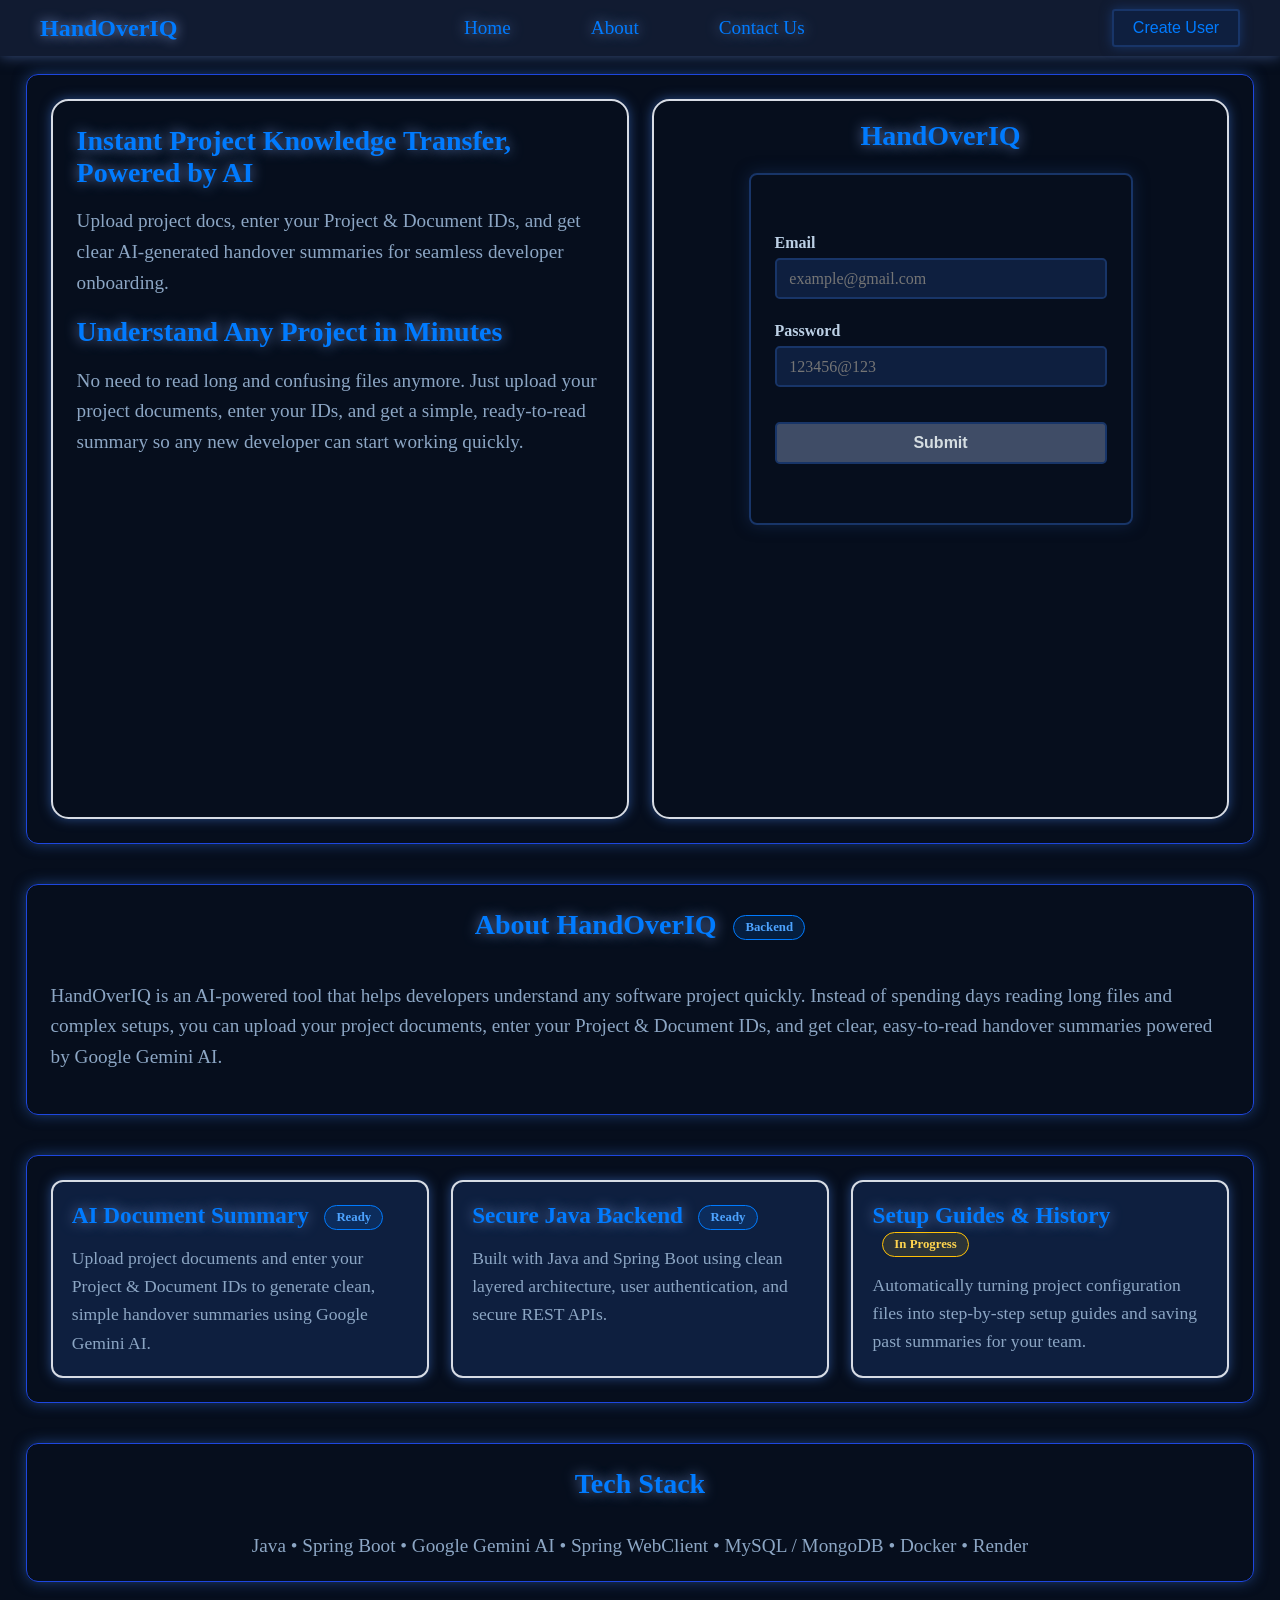
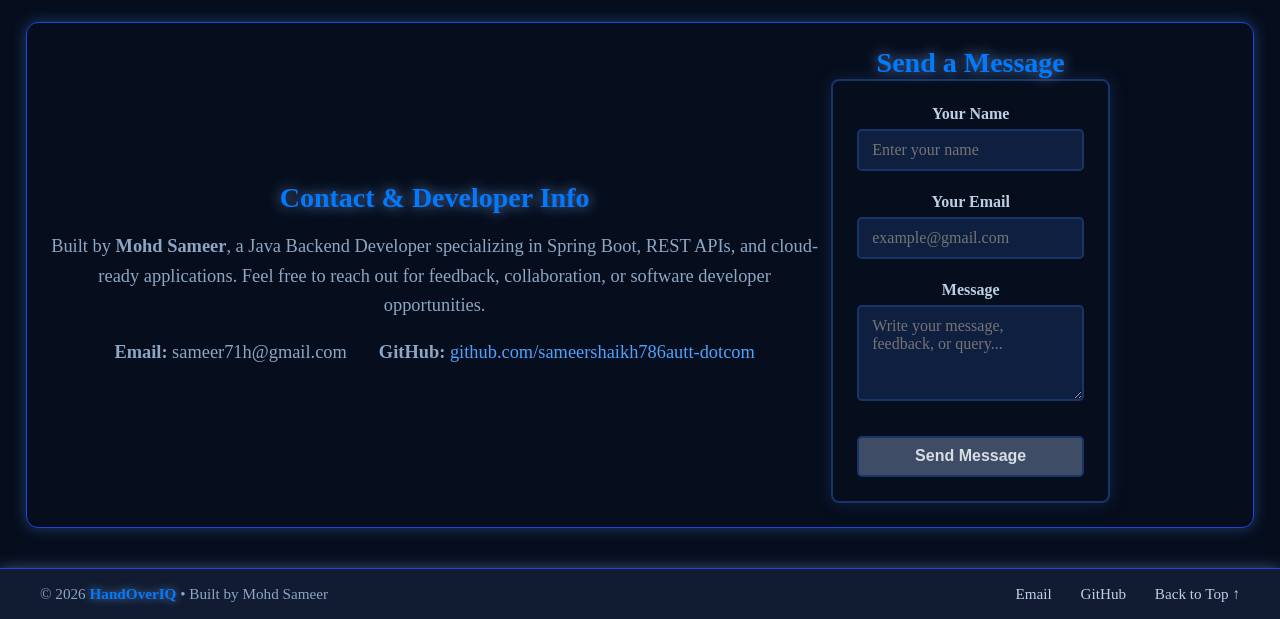
<file: index.html>
<!doctype html>
<html lang="en">
  <head>
    <meta charset="UTF-8" />
    <meta name="viewport" content="width=device-width, initial-scale=1.0" />
    <title>HandOverIQ</title>
    <link rel="stylesheet" href="css/style.css" />
  </head>
  <body>
    <header id="main-header">
      <h2 id="handOver">HandOverIQ</h2>
      <nav id="nav-bar">
        <ul id="nav-content">
          <li><a href="#home">Home</a></li>
          <li><a href="#about">About</a></li>
          <li><a href="#contact">Contact Us</a></li>
        </ul>
      </nav>
      <button type="button" id="toggleBtn">Create User</button>
    </header>

    <main id="container">
      <!-- HOME SECTION -->
      <section id="home" class="card">
        <div id="hero-text">
          <h1 id="main-heading" class="heading">
            Instant Project Knowledge Transfer, Powered by AI
          </h1>
          <p id="main-para" class="para">
            Upload project docs, enter your Project & Document IDs, and get
            clear AI-generated handover summaries for seamless developer
            onboarding.
          </p>
          <h2 id="sub-heading" class="heading">
            Understand Any Project in Minutes
          </h2>
          <p id="sub-para" class="para">
            No need to read long and confusing files anymore. Just upload your
            project documents, enter your IDs, and get a simple, ready-to-read
            summary so any new developer can start working quickly.
          </p>
        </div>

        <div id="hero-form">
          <!-- Login Form -->
          <h2 id="form-heading">HandOverIQ</h2>
          <form class="login-form" id="loginForm">
            <div class="email">
              <label for="emailInput">Email</label>
              <input
                type="email"
                name="email"
                id="emailInput"
                placeholder="example@gmail.com"
                required
              />
            </div>

            <div class="password">
              <label for="inputpassword">Password</label>
              <input
                type="password"
                name="password"
                id="inputpassword"
                placeholder="123456@123"
                required
              />
            </div>

            <button type="submit" class="submit-btn" id="logIn-btn">
              Submit
            </button>
          </form>

          <!-- Register Form -->
          <form class="register-form hidden" id="registerForm">
            <div class="name">
              <label for="nameInput">Name</label>
              <input
                type="text"
                name="name"
                id="nameInput"
                placeholder="Enter name"
                required
              />
            </div>

            <div class="email">
              <label for="regEmailInput">Email</label>
              <input
                type="email"
                name="email"
                id="regEmailInput"
                placeholder="example@gmail.com"
                required
              />
            </div>

            <div class="password">
              <label for="regPasswordInput">Password</label>
              <input
                type="password"
                name="password"
                id="regPasswordInput"
                placeholder="123456@123"
                required
              />
            </div>

            <button type="submit" class="submit-btn" id="create-btn">
              Create User
            </button>
          </form>
        </div>
      </section>

      <!-- ABOUT SECTION -->
      <section id="about" class="card">
        <h2 class="heading" id="heading-about">
          About HandOverIQ <span class="status-badge">Backend </span>
        </h2>
        <p id="para-about" class="para">
          HandOverIQ is an AI-powered tool that helps developers understand any
          software project quickly. Instead of spending days reading long files
          and complex setups, you can upload your project documents, enter your
          Project & Document IDs, and get clear, easy-to-read handover summaries
          powered by Google Gemini AI.
        </p>
      </section>

      <!-- ABOUT FEATURE CARDS -->
      <section id="about-card" class="card">
        <div class="sec-card">
          <h2>AI Document Summary <span class="status-badge">Ready</span></h2>
          <p>
            Upload project documents and enter your Project & Document IDs to
            generate clean, simple handover summaries using Google Gemini AI.
          </p>
        </div>
        <div class="sec-card">
          <h2>Secure Java Backend <span class="status-badge">Ready</span></h2>
          <p>
            Built with Java and Spring Boot using clean layered architecture,
            user authentication, and secure REST APIs.
          </p>
        </div>
        <div class="sec-card">
          <h2>
            Setup Guides & History
            <span class="status-badge progress">In Progress</span>
          </h2>
          <p>
            Automatically turning project configuration files into step-by-step
            setup guides and saving past summaries for your team.
          </p>
        </div>
      </section>

      <!-- TECH STACK -->
      <section id="about-tech" class="card">
        <h2>Tech Stack</h2>
        <p>
          Java • Spring Boot • Google Gemini AI • Spring WebClient • MySQL /
          MongoDB • Docker • Render
        </p>
      </section>

      <!-- CONTACT SECTION -->
      <section id="contact" class="card">
        <div id="contact-info">
          <h2 class="heading">Contact & Developer Info</h2>
          <p class="para">
            Built by <strong>Mohd Sameer</strong>, a Java Backend Developer
            specializing in Spring Boot, REST APIs, and cloud-ready
            applications. Feel free to reach out for feedback, collaboration, or
            software developer opportunities.
          </p>
          <div class="contact-details">
            <p><strong>Email:</strong> sameer71h@gmail.com</p>
            <p>
              <strong>GitHub:</strong>
              <a
                href="https://github.com/sameershaikh786autt-dotcom"
                target="_blank"
                >github.com/sameershaikh786autt-dotcom</a
              >
            </p>
          </div>
        </div>

        <div id="contact-form-box">
          <h2 class="heading">Send a Message</h2>
          <form class="contact-form" id="contactForm">
            <div class="name">
              <label for="contactName">Your Name</label>
              <input
                type="text"
                name="contactName"
                id="contactName"
                placeholder="Enter your name"
                required
              />
            </div>

            <div class="email">
              <label for="contactEmail">Your Email</label>
              <input
                type="email"
                name="contactEmail"
                id="contactEmail"
                placeholder="example@gmail.com"
                required
              />
            </div>

            <div class="message">
              <label for="contactMessage">Message</label>
              <textarea
                name="contactMessage"
                id="contactMessage"
                rows="4"
                placeholder="Write your message, feedback, or query..."
                required
              ></textarea>
            </div>

            <button type="submit" class="submit-btn" id="contact-btn">
              Send Message
            </button>
          </form>
        </div>
      </section>
    </main>

    <footer id="main-footer">
      <p class="footer-text">
        © 2026 <span>HandOverIQ</span> • Built by Mohd Sameer
      </p>
      <div class="footer-links">
        <a href="mailto:sameer71h@gmail.com">Email</a>
        <a href="https://github.com/sameershaikh786autt-dotcom" target="_blank"
          >GitHub</a
        >
        <a href="#home">Back to Top ↑</a>
      </div>
    </footer>

    <script src="javaScript/app.js"></script>
  </body>
</html>
</file>
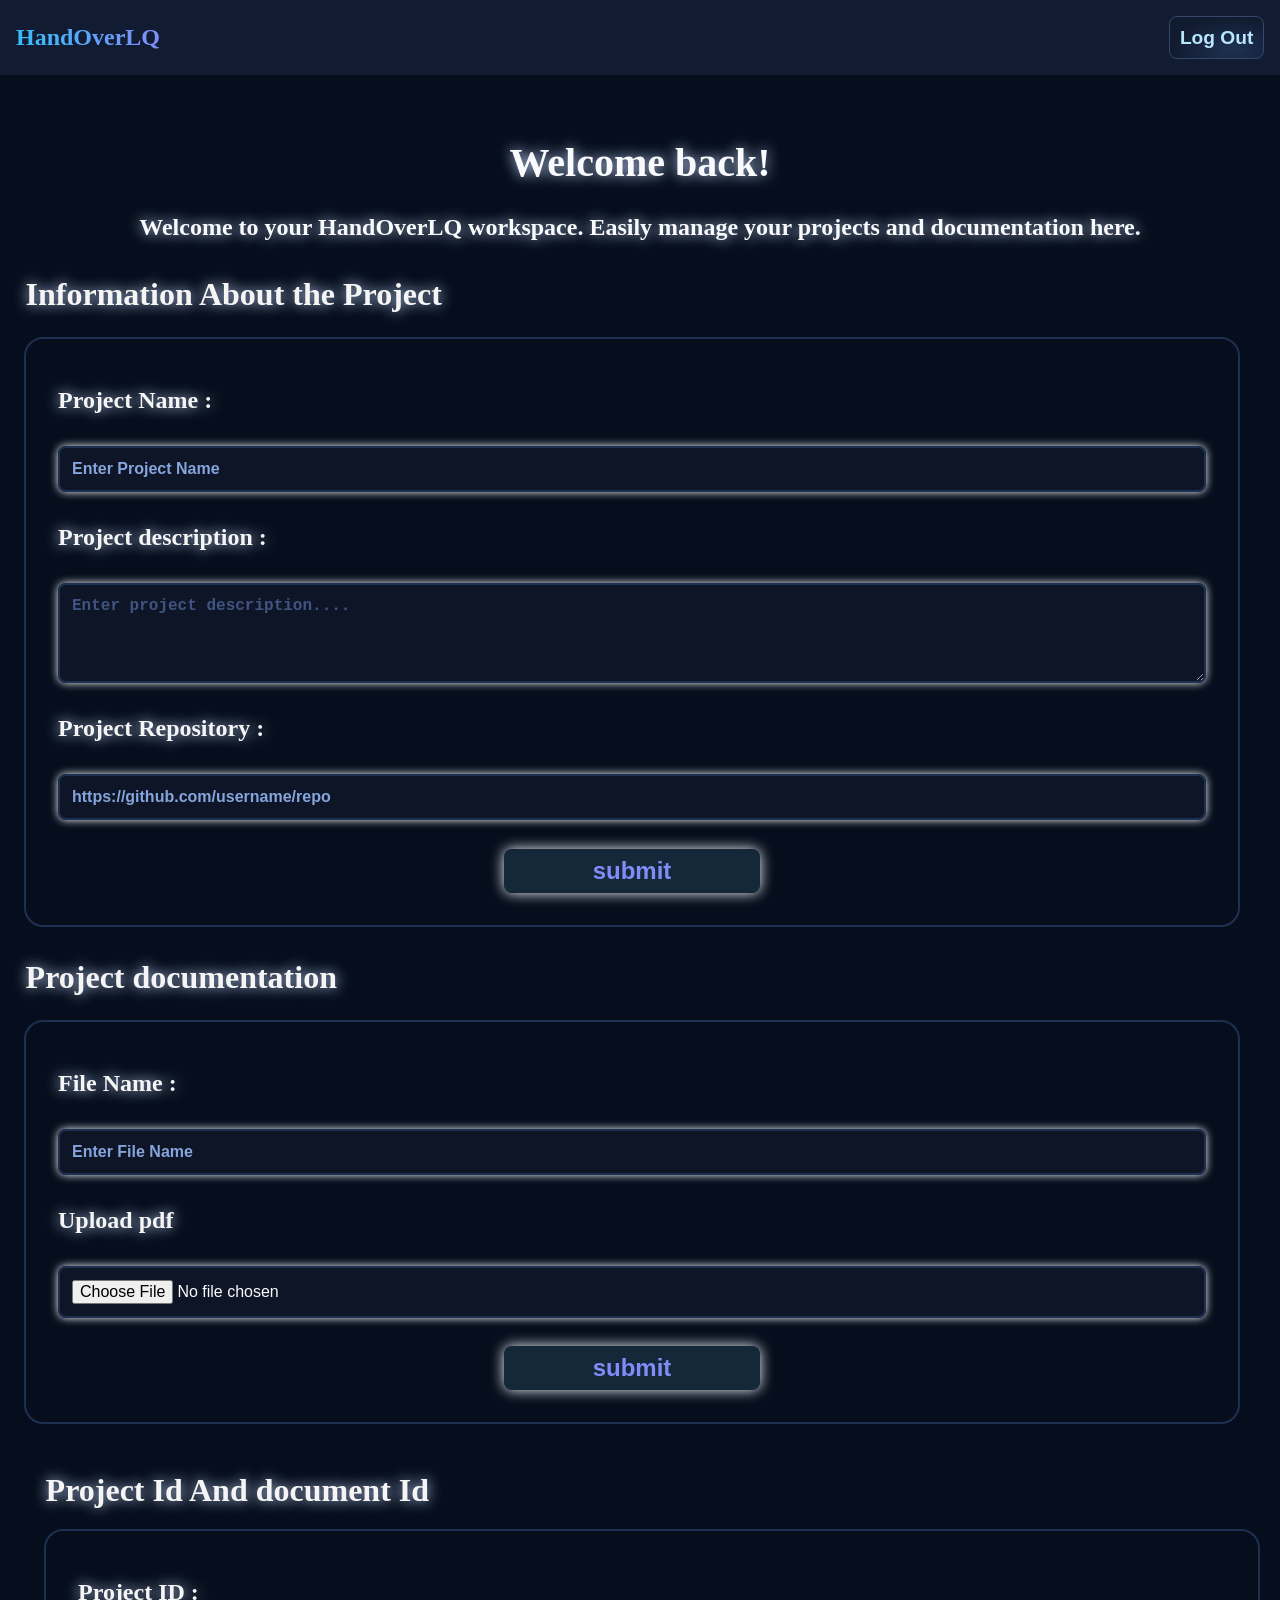
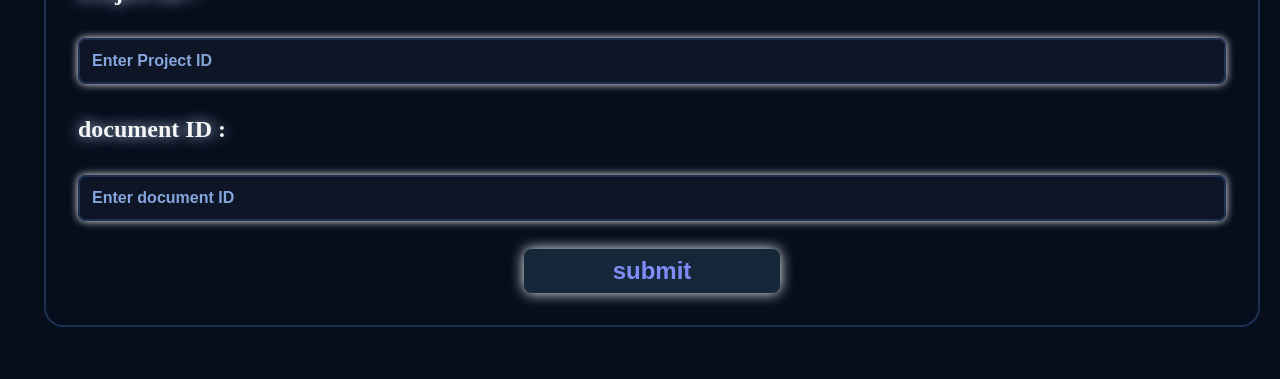
<file: dashboard.html>
<!doctype html>
<html lang="en">
  <head>
    <meta charset="UTF-8" />
    <meta name="viewport" content="width=device-width, initial-scale=1.0" />
    <title>HandOverLQ Dashboard</title>
    <link rel="stylesheet" href="css/dash.css" />
  </head>
  <body>
    <!-- Header -->
    <header class="dashboard-header">
      <h2 id="handOver">HandOverLQ</h2>
      <!-- <nav>
                <ul id="nav_list">
                    <li><a href="#home">Home</a></li>
                    <li><a href="#about">About</a></li>
                    <li><a href="#contactUs">Contact Us</a></li>
                </ul>
            </nav> -->
      <button id="logoutBtn" class="submit-btn">Log Out</button>
    </header>

    <!-- Main Content -->
    <main class="dashboard-content">
      <h3>Welcome back!</h3>
      <p>
        Welcome to your HandOverLQ workspace. Easily manage your projects and
        documentation here.
      </p>

      <section id="project-sec">
        <h2 id="project-heading">Information About the Project</h2>
        <form action="" id="project-info">
          <label for="project-name">Project Name :</label>
          <input
            type="text"
            name="name"
            id="project-name"
            placeholder="Enter Project Name"
            required
          />

          <label for="project-description">Project description :</label>
          <textarea
            name="description"
            id="project-description"
            rows="4"
            placeholder="Enter project description...."
          ></textarea>

          <label for="repository-project">Project Repository :</label>
          <input
            type="url"
            name="repositoryUrl"
            id="repository-project"
            placeholder="https://github.com/username/repo"
          />

           <button type="submit" id="projectSubmitBtn">submit</button>
        </form>
      </section>

      <section id="document-sec" class="margin">
        <h2 id="document-heading">Project documentation</h2>
        <form action="" id="document-info">
          <label for="file-name">File Name :</label>
          <input
            type="text"
            name="fileName"
            id="file-name"
            placeholder="Enter File Name"
            required
          />


          <label for="docPdf">Upload pdf</label>
          <input
            type="file"
            name="filePath"
            id="docPdf"
            accept=".pdf"
          />
          <button type="submit" id="docSubmitBtn">submit</button>
        </form>
      </section>


      <section id="project-Id" class="margin">
        <h2 id="heading">Project Id And document Id</h2>
        <form action="" id="id-info">
          <label for="proId">Project ID :</label>
          <input
            type="text"
            name="projectId"
            id="proId"
            placeholder="Enter Project ID"
            required
          />


          <label for="docId">document ID :</label>
          <input
            type="text"
            name="documentId"
            id="docId"
            placeholder="Enter document ID"
          />
          <button type="submit" id="btn">submit</button>
        </form>
      </section>

    </main>


    <script src="javaScript/dash.js"></script>
  </body>
</html>
</file>
<file: css/style.css>
* {
    margin: 0;
    padding: 0;
    box-sizing: border-box;
}

html {
    scroll-behavior: smooth;
    scroll-padding-top: 5rem;
}

body {
    background-color: rgb(6, 14, 29);
    color: rgb(248, 250, 252);
    min-height: 100vh;
}

#main-header {
    display: flex;
    justify-content: space-between;
    align-items: center;
    background-color: rgb(17, 27, 49);
    position: sticky;
    top: 0;
    z-index: 1000;
    box-shadow: 0 0 13px rgb(57, 79, 125);
    min-height: 3.5rem;
    padding: 0.5rem 2.5rem;
}

#container {
    margin-bottom: 2rem;
}

#handOver {
    color: #007BFF;
    cursor: pointer;
    text-shadow: 0 0 12px rgb(125, 150, 205);
}

#nav-content {
    display: flex;
    justify-content: space-around;
    align-items: center;
    gap: 5rem;
    margin-right: 1.3rem;
    list-style: none;
}

#nav-content li a {
    text-decoration: none;
    color: #007BFF;
    text-shadow: 0 0 13px rgb(102, 129, 187);
    font-size: 1.2rem;
}

#toggleBtn {
    background-color: rgb(14, 31, 63);
    outline: none;
    border: 2px solid rgb(24, 53, 104);
    border-radius: 0.2rem;
    padding: 0.5rem;
    width: 8rem;
    color: #007BFF;
    font-weight: 500;
    font-size: 1rem;
    box-shadow: 0 0 12px rgb(24, 53, 104);
    transition: all 0.3s ease;
    cursor: pointer;
}

#toggleBtn:hover {
    border-radius: 0.3rem;
    border-color: rgb(20, 55, 126);
    transform: scale(1.05);
}

#toggleBtn:active {
    background-color: rgb(17, 27, 49);
    box-shadow: 0 0 12px rgb(24, 53, 104);
    transform: scale(0.98);
}

.card {
    width: 96vw;
    min-width: 70vw;
    border: 1px solid rgb(30, 71, 223);
    border-radius: 0.75rem;
    margin: 1.1rem auto 2.5rem auto;
    box-shadow: 0 0 14px rgb(29, 61, 116);
    display: flex;
    flex-direction: row;
    gap: 1.4rem;
    padding: 1.5rem;
}

#hero-text {
    width: 50%;
    height: 80vh;
    border: 2px solid rgb(215, 220, 229);
    border-radius: 1.1rem;
    box-shadow: 0 0 12px rgb(39, 73, 133);
    padding: 1.5rem;
}

.heading {
    color: #007BFF;
    text-shadow: 0 0 13px rgb(102, 129, 187);
    font-size: 1.75rem;
    font-weight: 700;
}

.para {
    color: #8ca6c4;
    margin: 1.1rem 0;
    font-size: 1.2rem;
    font-weight: 400;
    text-shadow: none;
    line-height: 1.6;
    text-align: left;
    word-wrap: break-word;
    overflow-wrap: break-word;
    white-space: normal;
}

#hero-form {
    width: 50%;
    height: 80vh;
    border: 2px solid rgb(215, 220, 229);
    border-radius: 1.1rem;
    box-shadow: 0 0 12px rgb(39, 73, 133);
    display: flex;
    align-items: center;
    flex-direction: column;
    gap: 1.3rem;
}

#form-heading {
    margin-top: 1.2rem;
    color: #007BFF;
    text-shadow: 0 0 13px rgb(102, 129, 187);
    font-size: 1.75rem;
    font-weight: 700;
}

.login-form,
.register-form,
.contact-form {
    width: 100%;
    max-width: 24rem;
    min-height: 22rem;
    border: 2px solid rgb(24, 53, 104);
    border-radius: 0.5rem;
    display: flex;
    flex-direction: column;
    justify-content: center;
    gap: 0.8rem;
    padding: 1.5rem;
    box-shadow: 0 0 15px rgba(24, 53, 104, 0.5);
}

.email,
.password,
.name,
.message {
    display: flex;
    flex-direction: column;
}

label {
    display: block;
    font-weight: 600;
    font-size: 1rem;
    color: #bcd0e5;
    margin-bottom: 0.4rem;
}

input,
textarea {
    width: 100%;
    border: 2px solid rgb(24, 53, 104);
    border-radius: 0.3rem;
    background-color: rgb(14, 31, 63);
    color: #ffffff;
    font-size: 1rem;
    padding: 0.6rem 0.8rem;
    margin-bottom: 0.6rem;
    font-family: inherit;
    resize: vertical;
}

input:focus,
textarea:focus {
    outline: none;
    border-color: #007BFF;
    box-shadow: 0 0 8px rgba(0, 123, 255, 0.5);
}

.submit-btn {
    width: 100%;
    border: 2px solid rgb(24, 53, 104);
    border-radius: 0.3rem;
    background-color: rgb(63, 76, 102);
    color: #d6dee2;
    font-size: 1rem;
    font-weight: 600;
    padding: 0.6rem 0.8rem;
    cursor: pointer;
    transition: all 0.25s ease;
}

.submit-btn:hover {
    background-color: #007BFF;
    border-color: #007BFF;
    color: #ffffff;
    box-shadow: 0 0 13px rgba(0, 123, 255, 0.5);
    transform: translateY(-2px);
}

.submit-btn:active {
    transform: scale(0.97);
}

#logIn-btn,
#create-btn,
#contact-btn {
    margin-top: 0.8rem;
}

.hidden {
    display: none;
}

/* Status Badges */
.status-badge {
    display: inline-block;
    font-size: 0.8rem;
    font-weight: 600;
    padding: 0.25rem 0.7rem;
    margin-left: 0.6rem;
    border-radius: 1rem;
    background-color: rgba(0, 123, 255, 0.15);
    color: #4da3ff;
    border: 1px solid #007BFF;
    vertical-align: middle;
    text-shadow: none;
}

.status-badge.progress {
    background-color: rgba(255, 193, 7, 0.12);
    color: #ffd54f;
    border-color: #ffc107;
}

/* About Section */
#about {
    display: flex;
    justify-content: center;
    flex-direction: column;
}

#heading-about {
    text-align: center;
}

#about-card {
    display: flex;
    flex-direction: row;
    flex-wrap: wrap;
    gap: 1.4rem;
}

.sec-card {
    flex: 1 1 18rem;
    background-color: rgb(14, 31, 63);
    border: 2px solid rgb(215, 220, 229);
    border-radius: 0.75rem;
    box-shadow: 0 0 12px rgb(39, 73, 133);
    padding: 1.2rem;
}

.sec-card h2 {
    color: #007BFF;
    text-shadow: 0 0 13px rgb(102, 129, 187);
    font-size: 1.45rem;
    font-weight: 700;
}

.sec-card p {
    color: #8ca6c4;
    margin: 0.9rem 0 0 0;
    font-size: 1.1rem;
    line-height: 1.6;
}

/* Tech Stack Section */
#about-tech {
    display: flex;
    justify-content: center;
    align-items: center;
    flex-direction: column;
}

#about-tech h2 {
    color: #007BFF;
    text-shadow: 0 0 13px rgb(102, 129, 187);
    font-size: 1.75rem;
    font-weight: 700;
}

#about-tech p {
    color: #8ca6c4;
    margin: 0.8rem 0 0 0;
    font-size: 1.2rem;
    text-align: center;
}

/* Contact Section (Single Clean Card) */
#contact {
    display: flex;
    flex-direction: row;
    align-items: center;
    text-align: center;
    gap: 0.8rem;
}

#contact h2 {
    color: #007BFF;
    text-shadow: 0 0 13px rgb(102, 129, 187);
    font-size: 1.75rem;
    font-weight: 700;
}

#contact p {
    color: #8ca6c4;
    max-width: 48rem;
    font-size: 1.15rem;
    line-height: 1.6;
    text-align: center;
}

.contact-details {
    margin-top: 0.5rem;
    display: flex;
    flex-wrap: wrap;
    justify-content: center;
    gap: 2rem;
}

.contact-details p {
    color: #bcd0e5;
    font-size: 1.1rem;
}

.contact-details a {
    color: #4da3ff;
    text-decoration: none;
}

.contact-details a:hover {
    text-decoration: underline;
}

/* Footer Section */
#main-footer {
    display: flex;
    justify-content: space-between;
    align-items: center;
    flex-wrap: wrap;
    gap: 1rem;
    background-color: rgb(17, 27, 49);
    border-top: 1px solid rgb(30, 71, 223);
    box-shadow: 0 0 13px rgb(57, 79, 125);
    padding: 1rem 2.5rem;
    margin-top: 2rem;
}

.footer-text {
    color: #8ca6c4;
    font-size: 0.95rem;
}

.footer-text span {
    color: #007BFF;
    font-weight: 700;
    text-shadow: 0 0 8px rgb(102, 129, 187);
}

.footer-links {
    display: flex;
    align-items: center;
    gap: 1.8rem;
}

.footer-links a {
    text-decoration: none;
    color: #bcd0e5;
    font-size: 0.95rem;
    font-weight: 500;
    transition: color 0.25s ease, text-shadow 0.25s ease;
}

.footer-links a:hover {
    color: #007BFF;
    text-shadow: 0 0 10px rgba(0, 123, 255, 0.6);
}
</file>
<file: css/dash.css>
* {
    margin: 0;
    padding: 0;
    box-sizing: border-box;
}

body {
    background-color: rgb(6, 14, 29);
    color: rgb(248, 250, 252);
}

.dashboard-header {
    display: flex;
    justify-content: space-between;
    align-items: center;
    background-color: rgb(17, 27, 49);
    width: 100%;
    padding: 1rem;
    flex-wrap: wrap;
    position: sticky;
    top: 0;
    z-index: 1000;
}


#handOver {
    background: linear-gradient(90deg, rgb(56, 189, 248) 0%, rgb(129, 140, 248) 100%);
    -webkit-background-clip: text;
    background-clip: text;
    color: transparent;
    text-shadow: 0 0 0 rgba(56, 189, 248, 0);
    transition: transform 0.6s ease, text-shadow 0.3s ease;
    cursor: default;
}

#handOver:hover {
    filter: drop-shadow(0 0 13px rgb(43, 75, 88));
    transform: scale(1.02);
}


#logoutBtn {
    background: radial-gradient(farthest-side at 67% 78% , rgb(30, 48, 82), rgb(17, 27, 47));
    font-weight: 700;
    font-size: 1.2rem;
    color: rgb(186, 230, 253);
    padding: 0.6rem;
    border: 1px solid rgb(54, 71, 110);
    border-radius: 0.5rem;
    transition: all 0.2s ease;
}

#logoutBtn:hover {
    color: rgb(99, 147, 173);
    border-color: rgb(65, 84, 129);
    box-shadow: 0 0 14px rgba(56, 189, 248, 0.35);
    transform: scaleY(1)
}

#logoutBtn:active {
    transform: translateY(-2px);
    box-shadow: 0 0 6px  rgb(54, 71, 110);
}


.dashboard-content {
    display: flex;
    justify-content: center;
    align-items: center;
    flex-direction: column;
    margin-top: 3%;
}


.dashboard-content h3 {
    font-size: 2.5rem;
    font-weight: 900;
    margin: 2%;
    text-align: center;
    text-shadow: 0 0 14px rgb(199, 219, 254);
}

.dashboard-content p {
    font-size: 1.5rem;
    font-weight: 900;
    margin: 0.2%;
    text-align: center;
    align-items: center;
    text-shadow: 0 0 14px rgb(199, 219, 254);
}



#project-sec, #document-sec {
    align-self: flex-start;
    display: flex;
    flex-direction: column;
    align-items: stretch;
    gap: 1.5rem;
    margin-top: 2rem;
    box-sizing: border-box;
}

#project-heading, #document-heading {
    color:whitesmoke;
    font-size: 2rem;
    font-weight: 700;
    text-shadow: 0 0 14px rgb(199, 219, 254);
    margin-left: 1.6rem;
}

#project-info, #document-info {
    display: flex;
    flex-direction: column;
    margin-left: 1.5rem;
    padding: 2rem;
    border: 2px solid rgb(30, 48, 82);
    border-radius: 1.2rem;
    box-sizing: border-box;
    width: 95vw;
}


label {
    color: whitesmoke;
    text-decoration: none;
    text-shadow:  0 0 14px rgb(199, 219, 254);
    font-weight: 800;
    font-size: 1.5rem;
    margin: 1rem 1rem 1rem 0;
}

#project-info input, #document-info input {
    outline: none;
}

#project-info input , #document-info input{
    padding: 0.75rem;
    margin:1rem 0 1rem 0;
    border: 2px solid rgb(30, 48, 82);
    border-radius: 0.5rem;
    font-weight: 500;
    font-size: 1rem;
    background-color: rgba(15, 23, 42, 0.75);
    box-shadow: 0 0 8px rgb(248, 250, 252);
    transition: all 0.7s ease;
    cursor: text;
}

#project-info input::placeholder, #document-info input::placeholder {
    font-weight: 900;
    color: rgb(134, 165, 220);
    /* font-size: 1.4rem; */
    
}

#project-info input:hover, #document-info input:hover {
    /* color: rgb(99, 147, 173);
    border-color: rgb(65, 84, 129);
    transform: scaleY(1.1); */
    border-color: rgb(65, 84, 129);
    box-shadow: 0 0 12px rgba(56, 189, 248, 0.25);
  
}

#project-info textarea {
    padding: 0.75rem;
    margin:1rem 0 1rem 0;
    border: 2px solid rgb(30, 48, 82);
    border-radius: 0.5rem;
    font-weight: 500;
    font-size: 1rem;
    background-color: rgba(15, 23, 42, 0.75);
    box-shadow: 0 0 8px rgb(248, 250, 252);
    transition: all 0.7s ease;
    cursor: text;
}

#project-info textarea::placeholder {
    font-weight: 900;
    color: rgb(65, 84, 129);
}

#project-info textarea:hover {
    /* color: rgb(99, 147, 173);
    border-color: rgb(65, 84, 129);
    transform: scaleY(1.1);
    margin: 1rem 0 1rem 0; */
    border-color: rgb(65, 84, 129);
    box-shadow: 0 0 12px rgba(56, 189, 248, 0.25);
}

#project-info input:focus, #document-info input:focus ,
#project-info textarea:focus {
    color: rgb(179, 193, 221);
    border-color: rgb(56, 189, 248);
    box-shadow: 0 0 14px rgba(56, 189, 248, 0.4);
}


.margin {
    margin-bottom: 3rem;
}


#projectSubmitBtn, #docSubmitBtn{
    width: 20vw;
    text-align: center;
    align-self: center;
    background-color: rgba(40, 82, 100, 0.4);
    padding: 0.5rem;
    font-size: 1.5rem;
    font-weight: 900;
    border: 2px;
    border-radius: 0.5rem;
    border-color: rgb(17, 27, 49);
    color: rgb(129, 140, 248);
    box-shadow: 0 0 14px rgb(248, 250, 252);
    margin-top: 0.8rem;
    outline: none;
    transition: all 0.7s ease;
}

#projectSubmitBtn:hover, #docSubmitBtn:hover {
    transform: scaleY(1);
    box-shadow: 0 0 14px rgba(56, 189, 248, 0.4);
    border-color: rgb(65, 84, 129);
}

#projectSubmitBtn:focus-visible, #docSubmitBtn:focus-visible {
    border-color: rgb(56, 189, 248);
    box-shadow: 0 0 16px rgba(56, 189, 248, 0.55);
}

#projectSubmitBtn:active, #docSubmitBtn:active {
    transform: translateY(2px);
    border-color: rgb(14, 165, 233);
    box-shadow: inset 0 2px 8px rgba(6, 14, 29, 0.8), 0 0 6px rgba(56, 189, 248, 0.25);
}

#id-info {
    display: flex;
    flex-direction: column;
    margin-left: 1.5rem;
    padding: 2rem;
    border: 2px solid rgb(30, 48, 82);
    border-radius: 1.2rem;
    box-sizing: border-box;
    width: 95vw;
}

#heading {
    color: whitesmoke;
    font-size: 2rem;
    font-weight: 700;
    text-shadow: 0 0 14px rgb(199, 219, 254);
    margin-left: 1.6rem;
    margin-bottom: 1.2rem;
}

label {
    color: whitesmoke;
    text-decoration: none;
    text-shadow: 0 0 14px rgb(199, 219, 254);
    font-weight: 800;
    font-size: 1.5rem;
    margin: 1rem 1rem 1rem 0;
}

#id-info input {
    outline: none;
}

#id-info input {
    padding: 0.75rem;
    margin: 1rem 0 1rem 0;
    border: 2px solid rgb(30, 48, 82);
    border-radius: 0.5rem;
    font-weight: 500;
    font-size: 1rem;
    background-color: rgba(15, 23, 42, 0.75);
    box-shadow: 0 0 8px rgb(248, 250, 252);
    transition: all 0.7s ease;
    cursor: text;
}

#id-info input::placeholder {
    font-weight: 900;
    color: rgb(134, 165, 220);
}

#id-info input:hover {
    border-color: rgb(65, 84, 129);
    box-shadow: 0 0 12px rgba(56, 189, 248, 0.25);
}




#btn{
    width: 20vw;
    text-align: center;
    align-self: center;
    background-color: rgba(40, 82, 100, 0.4);
    padding: 0.5rem;
    font-size: 1.5rem;
    font-weight: 900;
    border: 2px;
    border-radius: 0.5rem;
    border-color: rgb(17, 27, 49);
    color: rgb(129, 140, 248);
    box-shadow: 0 0 14px rgb(248, 250, 252);
    margin-top: 0.8rem;
    outline: none;
    transition: all 0.7s ease;
}

#btn:hover{
    transform: scaleY(1);
    box-shadow: 0 0 14px rgba(56, 189, 248, 0.4);
    border-color: rgb(65, 84, 129);
}

#btn:focus-visible {
    border-color: rgb(56, 189, 248);
    box-shadow: 0 0 16px rgba(56, 189, 248, 0.55);
}

#btn:active {
    transform: translateY(2px);
    border-color: rgb(14, 165, 233);
    box-shadow: inset 0 2px 8px rgba(6, 14, 29, 0.8), 0 0 6px rgba(56, 189, 248, 0.25);
}
</file>
